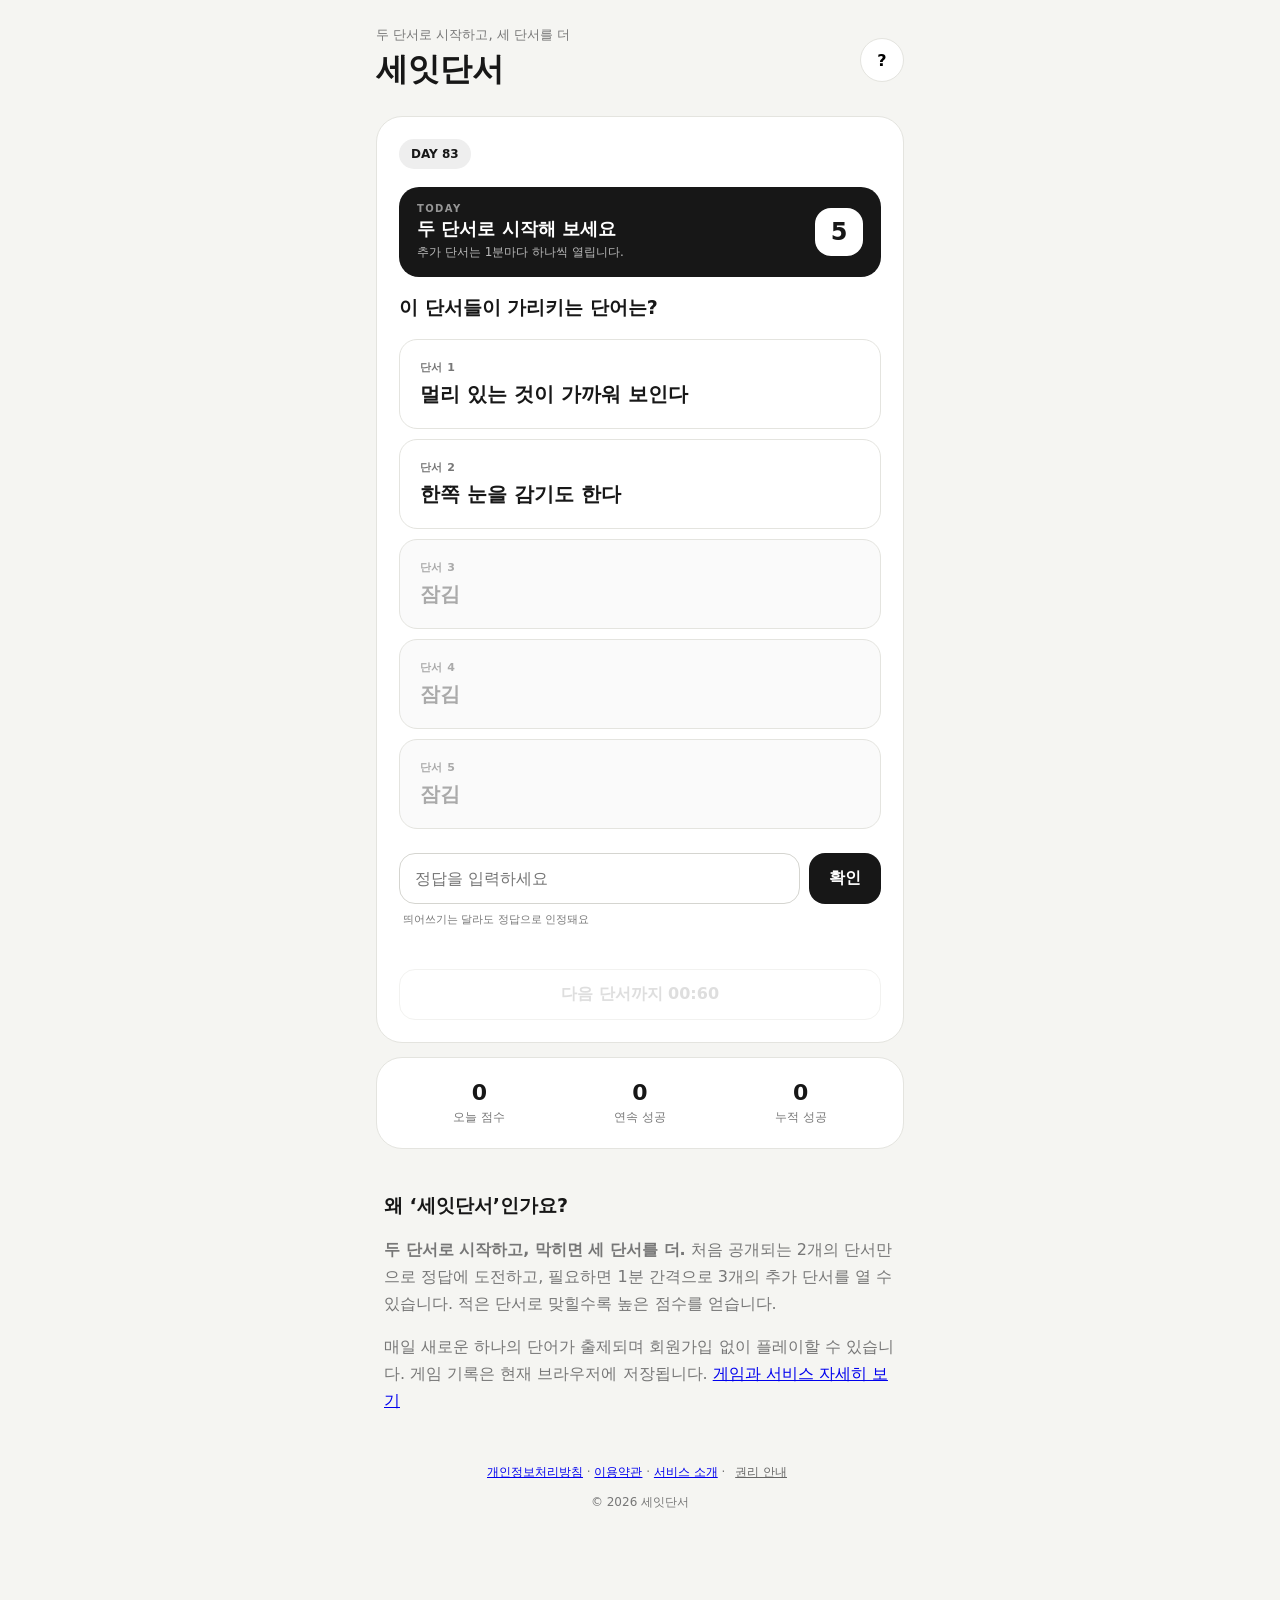
<file: index.html>
<!doctype html><html lang="ko"><head><meta charset="utf-8"><meta name="viewport" content="width=device-width,initial-scale=1,viewport-fit=cover"><meta name="description" content="두 단서로 시작하고, 막히면 세 단서를 더. 세잇단서는 매일 새로운 단어를 추리하는 무료 데일리 연상게임입니다."><meta name="robots" content="index,follow"><meta name="theme-color" content="#171717"><link rel="canonical" href="https://studio-on-lab.github.io/three-clues-game/"><meta property="og:type" content="website"><meta property="og:locale" content="ko_KR"><meta property="og:site_name" content="세잇단서"><meta property="og:title" content="세잇단서 — 두 단서로 시작하고, 세 단서를 더"><meta property="og:description" content="두 단서로 시작하고, 막히면 세 단서를 더. 매일 하나의 단어를 맞히는 데일리 연상게임."><meta property="og:url" content="https://studio-on-lab.github.io/three-clues-game/"><meta name="twitter:card" content="summary"><meta name="twitter:title" content="세잇단서 — 오늘의 단어 추리 게임"><meta name="twitter:description" content="두 단서로 시작하고, 막히면 세 단서를 더. 오늘의 단어를 맞혀보세요."><title>세잇단서 — 오늘의 단어 추리 게임</title><link rel="stylesheet" href="style.css?v=7"></head><body><main class="app">
<header><div><small>두 단서로 시작하고, 세 단서를 더</small><h1>세잇단서</h1></div><button id="help" aria-label="게임 방법">?</button></header>
<section class="card"><b id="day" class="pill"></b><h2>단서가 가리키는 하나의 단어는?</h2><div id="clues"></div><form id="form"><input id="answer" maxlength="20" placeholder="정답을 입력하세요" autocomplete="off" aria-label="정답"><button>확인</button></form><p id="msg"></p><button id="hint" class="wide">다음 단서 열기</button></section>
<section class="stats card"><div><b id="score">0</b><span>오늘 점수</span></div><div><b id="streak">0</b><span>연속 성공</span></div><div><b id="wins">0</b><span>누적 성공</span></div></section>
<section id="result" class="card hidden"><small>오늘도 성공!</small><h2 id="resultTitle"></h2><p id="resultText"></p><button id="share" class="wide dark">결과 공유</button></section>
<section class="about"><h2>왜 ‘세잇단서’인가요?</h2><p><strong>두 단서로 시작하고, 막히면 세 단서를 더.</strong> 처음 공개되는 2개의 단서만으로 정답에 도전하고, 필요하면 1분 간격으로 3개의 추가 단서를 열 수 있습니다. 적은 단서로 맞힐수록 높은 점수를 얻습니다.</p><p>매일 새로운 하나의 단어가 출제되며 회원가입 없이 플레이할 수 있습니다. 게임 기록은 현재 브라우저에 저장됩니다. <a href="about.html">게임과 서비스 자세히 보기</a></p></section>
<footer><a href="privacy.html">개인정보처리방침</a> · <a href="terms.html">이용약관</a> · <a href="about.html">서비스 소개</a> · <button id="legal">권리 안내</button><p>© 2026 세잇단서</p></footer>
</main><dialog id="modal"><button id="close">×</button><h2 id="mt"></h2><div id="mb"></div></dialog><script src="state-fix-v4.js?v=2"></script><script src="game.js?v=4"></script><script src="future-puzzles.js?v=2"></script><script src="future-quality.js?v=2"></script><script src="quality.js?v=2"></script><script src="ux-v5.js?v=1"></script><script src="ux-v6.js?v=1"></script><script src="ux-v7.js?v=1"></script><script src="share-fix.js?v=1"></script></body></html>
</file>
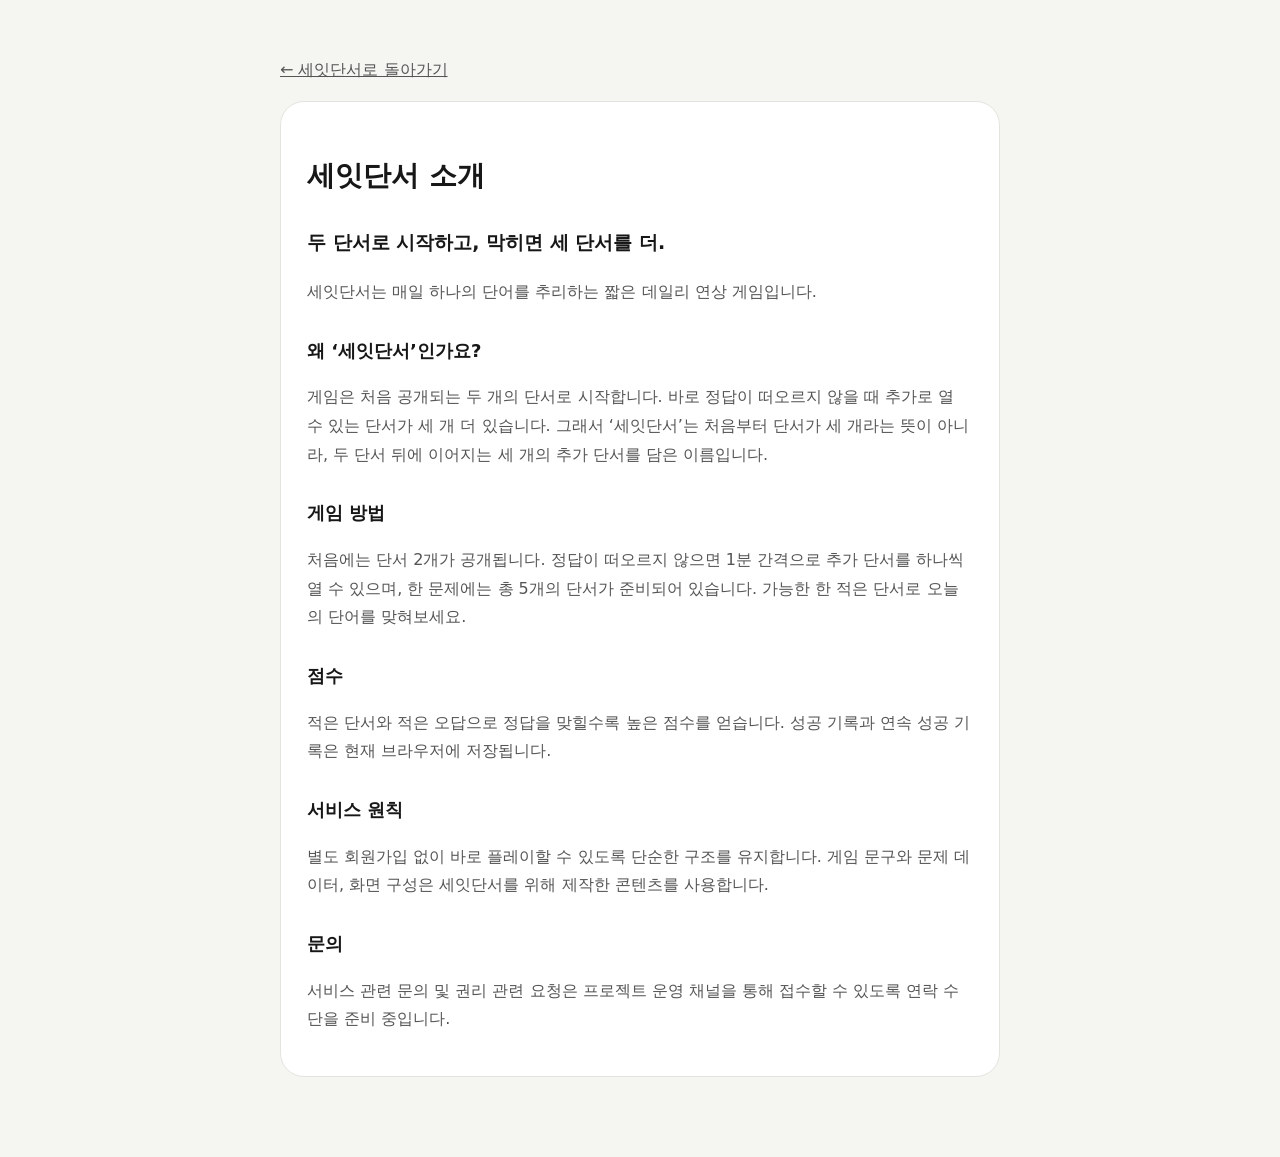
<file: about.html>
<!doctype html><html lang="ko"><head><meta charset="utf-8"><meta name="viewport" content="width=device-width,initial-scale=1"><title>세잇단서 소개</title><meta name="description" content="두 단서로 시작하고, 막히면 세 단서를 더. 세잇단서 게임 방법과 서비스 소개"><link rel="canonical" href="https://studio-on-lab.github.io/three-clues-game/about.html"><style>body{margin:0;background:#f5f5f2;color:#171717;font-family:system-ui,-apple-system,"Noto Sans KR",sans-serif;line-height:1.8}.wrap{max-width:720px;margin:auto;padding:40px 20px 80px}a{color:inherit}.card{background:#fff;border:1px solid #e4e4df;border-radius:24px;padding:26px}h1{font-size:28px}h2{font-size:18px;margin-top:28px}p{color:#555}.tagline{font-size:19px;color:#171717;font-weight:700}</style></head><body><main class="wrap"><p><a href="./">← 세잇단서로 돌아가기</a></p><article class="card"><h1>세잇단서 소개</h1><p class="tagline">두 단서로 시작하고, 막히면 세 단서를 더.</p><p>세잇단서는 매일 하나의 단어를 추리하는 짧은 데일리 연상 게임입니다.</p><h2>왜 ‘세잇단서’인가요?</h2><p>게임은 처음 공개되는 두 개의 단서로 시작합니다. 바로 정답이 떠오르지 않을 때 추가로 열 수 있는 단서가 세 개 더 있습니다. 그래서 ‘세잇단서’는 처음부터 단서가 세 개라는 뜻이 아니라, 두 단서 뒤에 이어지는 세 개의 추가 단서를 담은 이름입니다.</p><h2>게임 방법</h2><p>처음에는 단서 2개가 공개됩니다. 정답이 떠오르지 않으면 1분 간격으로 추가 단서를 하나씩 열 수 있으며, 한 문제에는 총 5개의 단서가 준비되어 있습니다. 가능한 한 적은 단서로 오늘의 단어를 맞혀보세요.</p><h2>점수</h2><p>적은 단서와 적은 오답으로 정답을 맞힐수록 높은 점수를 얻습니다. 성공 기록과 연속 성공 기록은 현재 브라우저에 저장됩니다.</p><h2>서비스 원칙</h2><p>별도 회원가입 없이 바로 플레이할 수 있도록 단순한 구조를 유지합니다. 게임 문구와 문제 데이터, 화면 구성은 세잇단서를 위해 제작한 콘텐츠를 사용합니다.</p><h2>문의</h2><p>서비스 관련 문의 및 권리 관련 요청은 프로젝트 운영 채널을 통해 접수할 수 있도록 연락 수단을 준비 중입니다.</p></article></main></body></html>
</file>
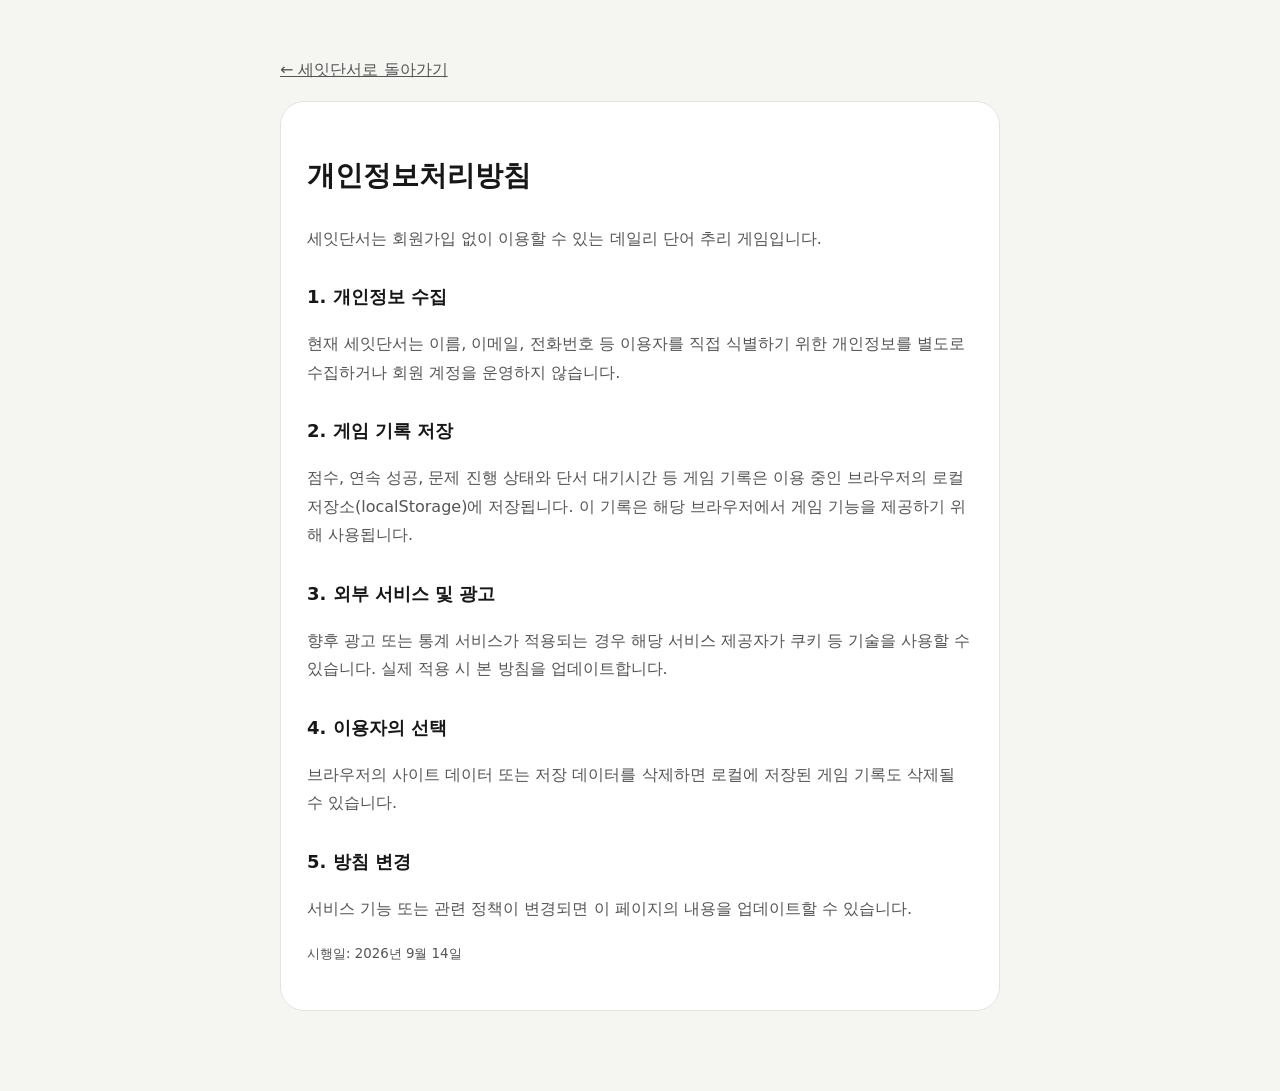
<file: privacy.html>
<!doctype html><html lang="ko"><head><meta charset="utf-8"><meta name="viewport" content="width=device-width,initial-scale=1"><title>개인정보처리방침 — 세잇단서</title><meta name="description" content="세잇단서 개인정보처리방침"><link rel="canonical" href="https://studio-on-lab.github.io/three-clues-game/privacy.html"><style>body{margin:0;background:#f5f5f2;color:#171717;font-family:system-ui,-apple-system,"Noto Sans KR",sans-serif;line-height:1.8}.wrap{max-width:720px;margin:auto;padding:40px 20px 80px}a{color:inherit}.card{background:#fff;border:1px solid #e4e4df;border-radius:24px;padding:26px}h1{font-size:28px}h2{font-size:18px;margin-top:28px}p,li{color:#555}</style></head><body><main class="wrap"><p><a href="./">← 세잇단서로 돌아가기</a></p><article class="card"><h1>개인정보처리방침</h1><p>세잇단서는 회원가입 없이 이용할 수 있는 데일리 단어 추리 게임입니다.</p><h2>1. 개인정보 수집</h2><p>현재 세잇단서는 이름, 이메일, 전화번호 등 이용자를 직접 식별하기 위한 개인정보를 별도로 수집하거나 회원 계정을 운영하지 않습니다.</p><h2>2. 게임 기록 저장</h2><p>점수, 연속 성공, 문제 진행 상태와 단서 대기시간 등 게임 기록은 이용 중인 브라우저의 로컬 저장소(localStorage)에 저장됩니다. 이 기록은 해당 브라우저에서 게임 기능을 제공하기 위해 사용됩니다.</p><h2>3. 외부 서비스 및 광고</h2><p>향후 광고 또는 통계 서비스가 적용되는 경우 해당 서비스 제공자가 쿠키 등 기술을 사용할 수 있습니다. 실제 적용 시 본 방침을 업데이트합니다.</p><h2>4. 이용자의 선택</h2><p>브라우저의 사이트 데이터 또는 저장 데이터를 삭제하면 로컬에 저장된 게임 기록도 삭제될 수 있습니다.</p><h2>5. 방침 변경</h2><p>서비스 기능 또는 관련 정책이 변경되면 이 페이지의 내용을 업데이트할 수 있습니다.</p><p><small>시행일: 2026년 9월 14일</small></p></article></main></body></html>
</file>
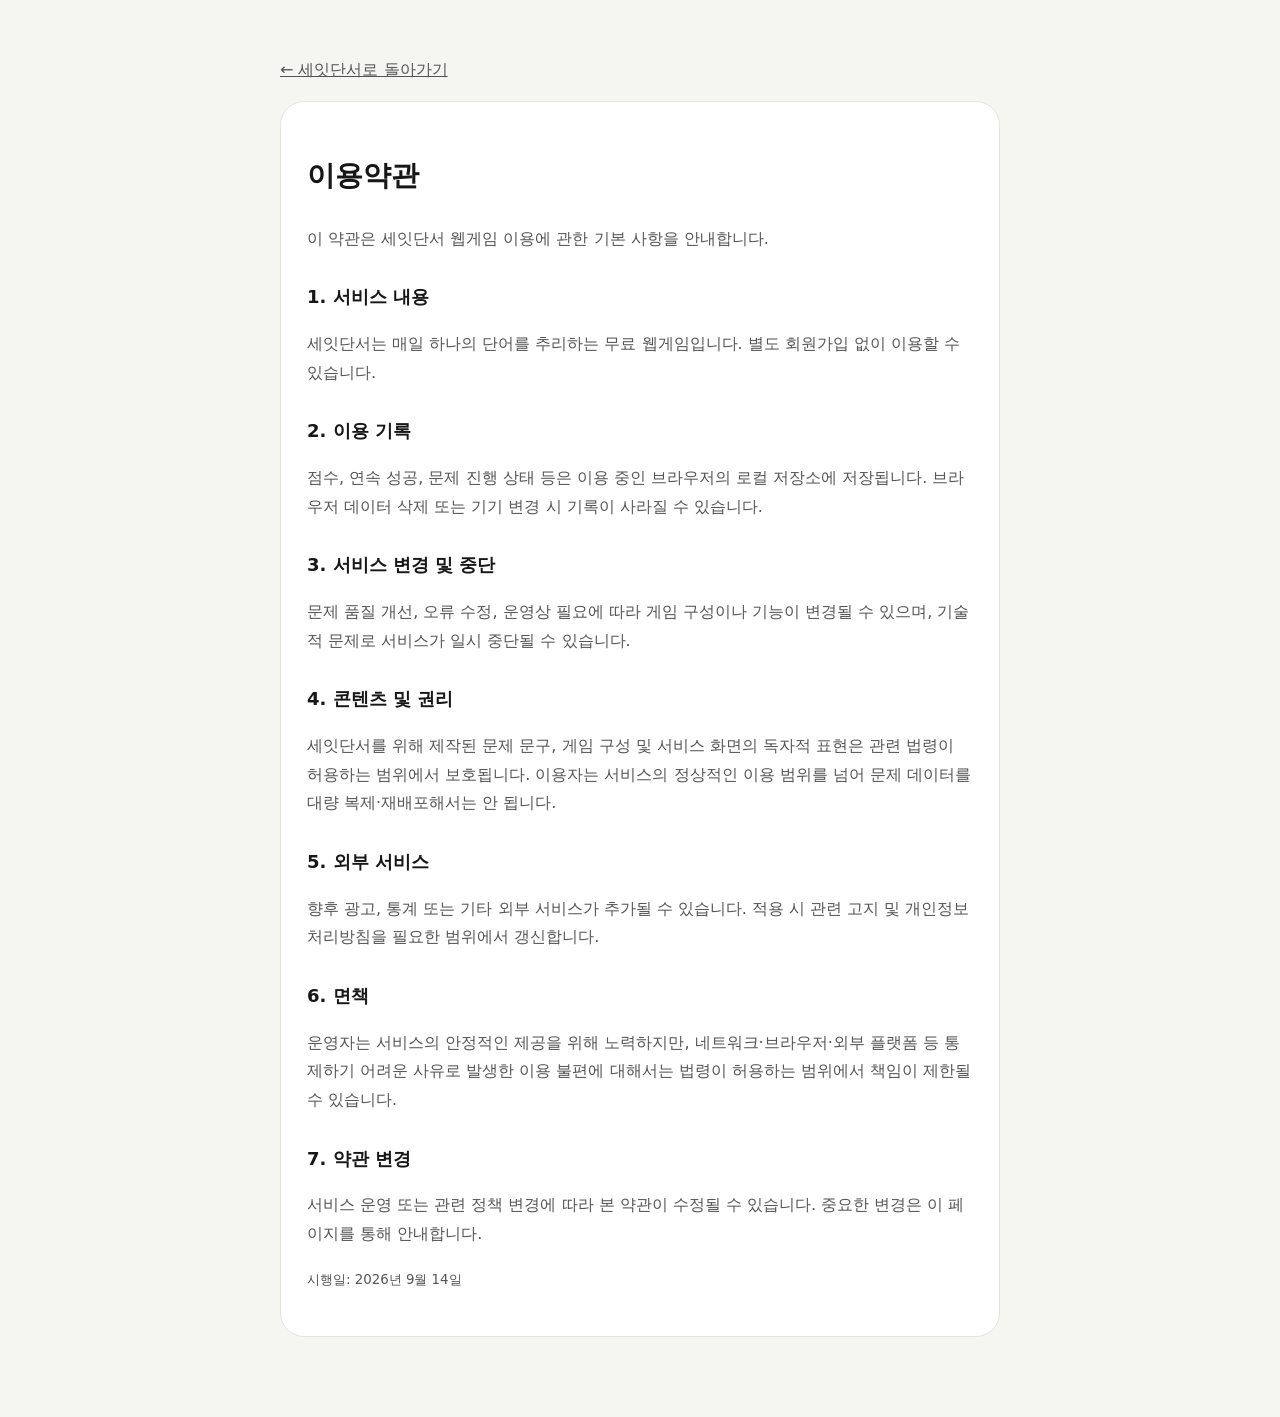
<file: terms.html>
<!doctype html><html lang="ko"><head><meta charset="utf-8"><meta name="viewport" content="width=device-width,initial-scale=1"><title>이용약관 — 세잇단서</title><meta name="description" content="세잇단서 이용약관"><link rel="canonical" href="https://studio-on-lab.github.io/three-clues-game/terms.html"><style>body{margin:0;background:#f5f5f2;color:#171717;font-family:system-ui,-apple-system,"Noto Sans KR",sans-serif;line-height:1.8}.wrap{max-width:720px;margin:auto;padding:40px 20px 80px}a{color:inherit}.card{background:#fff;border:1px solid #e4e4df;border-radius:24px;padding:26px}h1{font-size:28px}h2{font-size:18px;margin-top:28px}p,li{color:#555}</style></head><body><main class="wrap"><p><a href="./">← 세잇단서로 돌아가기</a></p><article class="card"><h1>이용약관</h1><p>이 약관은 세잇단서 웹게임 이용에 관한 기본 사항을 안내합니다.</p><h2>1. 서비스 내용</h2><p>세잇단서는 매일 하나의 단어를 추리하는 무료 웹게임입니다. 별도 회원가입 없이 이용할 수 있습니다.</p><h2>2. 이용 기록</h2><p>점수, 연속 성공, 문제 진행 상태 등은 이용 중인 브라우저의 로컬 저장소에 저장됩니다. 브라우저 데이터 삭제 또는 기기 변경 시 기록이 사라질 수 있습니다.</p><h2>3. 서비스 변경 및 중단</h2><p>문제 품질 개선, 오류 수정, 운영상 필요에 따라 게임 구성이나 기능이 변경될 수 있으며, 기술적 문제로 서비스가 일시 중단될 수 있습니다.</p><h2>4. 콘텐츠 및 권리</h2><p>세잇단서를 위해 제작된 문제 문구, 게임 구성 및 서비스 화면의 독자적 표현은 관련 법령이 허용하는 범위에서 보호됩니다. 이용자는 서비스의 정상적인 이용 범위를 넘어 문제 데이터를 대량 복제·재배포해서는 안 됩니다.</p><h2>5. 외부 서비스</h2><p>향후 광고, 통계 또는 기타 외부 서비스가 추가될 수 있습니다. 적용 시 관련 고지 및 개인정보처리방침을 필요한 범위에서 갱신합니다.</p><h2>6. 면책</h2><p>운영자는 서비스의 안정적인 제공을 위해 노력하지만, 네트워크·브라우저·외부 플랫폼 등 통제하기 어려운 사유로 발생한 이용 불편에 대해서는 법령이 허용하는 범위에서 책임이 제한될 수 있습니다.</p><h2>7. 약관 변경</h2><p>서비스 운영 또는 관련 정책 변경에 따라 본 약관이 수정될 수 있습니다. 중요한 변경은 이 페이지를 통해 안내합니다.</p><p><small>시행일: 2026년 9월 14일</small></p></article></main></body></html>
</file>
<file: style.css>
:root{--bg:#f5f5f2;--card:#fff;--ink:#171717;--muted:#777;--line:#e4e4df}*{box-sizing:border-box}body{margin:0;background:var(--bg);color:var(--ink);font-family:system-ui,-apple-system,"Noto Sans KR",sans-serif}.app{max-width:560px;margin:auto;padding:24px 16px 60px}header{display:flex;align-items:center;justify-content:space-between;margin-bottom:20px}header small,.about p,footer,#msg{color:var(--muted)}h1{font-size:32px;margin:4px 0}h2{font-size:19px;line-height:1.5}button,input{font:inherit}button{cursor:pointer}header button,#close{width:44px;height:44px;border-radius:50%;border:1px solid var(--line);background:white;font-weight:900}.card{background:var(--card);border:1px solid var(--line);border-radius:26px;padding:22px;margin-bottom:14px}.pill{display:inline-block;background:#eee;padding:8px 12px;border-radius:999px;font-size:12px}#clues{display:grid;gap:10px;margin:18px 0}.clue{border:1px solid var(--line);border-radius:18px;padding:20px;font-size:20px;font-weight:800}.locked{color:#aaa;background:#fafafa}form{display:grid;grid-template-columns:1fr auto;gap:9px}input{min-width:0;border:1px solid #d5d5d0;border-radius:16px;padding:15px}form button,.dark{border:0;background:#171717;color:#fff;border-radius:16px;padding:0 20px;font-weight:800}.wide{width:100%;padding:14px;border:1px solid var(--line);border-radius:16px;background:#fff;font-weight:800}.stats{display:grid;grid-template-columns:repeat(3,1fr);text-align:center}.stats div{display:grid;gap:4px}.stats b{font-size:22px}.stats span{font-size:12px;color:var(--muted)}.hidden{display:none}.about{padding:12px 8px;line-height:1.7}.ad{border:1px dashed #bbb;border-radius:18px;text-align:center;padding:22px;color:#999}footer{text-align:center;font-size:12px;padding:20px}footer button{border:0;background:none;text-decoration:underline;color:#666}dialog{width:min(90%,480px);border:0;border-radius:24px;padding:24px;line-height:1.7}dialog::backdrop{background:#0006}#close{float:right}@media(max-width:390px){form{grid-template-columns:1fr}form button{padding:14px}}header>div{min-width:0}header #help{flex:0 0 44px}.clue.locked{font-weight:600}button:disabled{opacity:.45;cursor:not-allowed}.clue small{display:block;font-size:11px;font-weight:700;color:var(--muted);margin-bottom:6px;letter-spacing:.04em}.clue.locked small{color:#aaa}#hint{font-variant-numeric:tabular-nums}#result{text-align:center}#result h2{font-size:24px;margin-bottom:8px}.result-score{display:block;font-size:38px;line-height:1.1;margin:10px 0}.result-meta{display:block;color:var(--muted);font-size:14px;line-height:1.7;margin-bottom:18px}#clueProgress{display:flex;justify-content:space-between;gap:12px;margin:-8px 2px 14px;color:var(--muted);font-size:12px}#clueProgress b{color:var(--ink)}#attemptBox{display:flex;align-items:center;gap:6px;min-height:18px;margin:-4px 2px 12px}.attempt-label{font-size:12px;color:var(--muted);margin-right:2px}.attempt-chip{display:inline-grid;place-items:center;min-width:24px;height:24px;border-radius:999px;background:#f1f1ed;color:#555;font-size:11px;font-weight:800}.tomorrow-box{margin-top:16px;padding:16px;border-radius:18px;background:#f6f6f2;display:grid;gap:4px}.tomorrow-box small,.tomorrow-box span{color:var(--muted)}.tomorrow-box strong{font-size:28px;font-variant-numeric:tabular-nums;letter-spacing:.04em}@keyframes wrongShake{0%,100%{transform:translateX(0)}25%{transform:translateX(-6px)}50%{transform:translateX(6px)}75%{transform:translateX(-3px)}}.wrong-shake{animation:wrongShake .28s ease;border-color:#9b9b95}.reward-card{padding:18px 20px}.reward-head{display:flex;align-items:center;justify-content:space-between;gap:12px}.reward-head>div:first-child{display:grid;gap:3px}.reward-head small{color:var(--muted);font-size:12px}.reward-head strong{font-size:24px}.rank-badge{width:54px;height:54px;border-radius:18px;background:#171717;color:#fff;display:grid;place-items:center;font-size:26px;font-weight:900}.rank-badge.dim{background:#eee;color:#aaa}.streak-track{height:8px;background:#efefeb;border-radius:999px;overflow:hidden;margin:16px 0 10px}.streak-track span{display:block;height:100%;background:#171717;border-radius:inherit;transition:width .35s ease}.reward-card p{margin:0 0 12px;font-size:13px;color:var(--muted)}.reward-card p b{color:var(--ink)}.reward-mini{display:flex;justify-content:space-between;gap:10px;font-size:12px;color:var(--muted)}.reward-mini b{color:var(--ink)}#resultGrade{display:flex;align-items:center;justify-content:center;gap:12px;margin:14px 0 18px;padding:14px;border-radius:18px;background:#f6f6f2;text-align:left}.result-rank{width:48px;height:48px;border-radius:16px;background:#171717;color:white;display:grid;place-items:center;font-size:24px;font-weight:900}#resultGrade div{display:grid;gap:3px}#resultGrade small{color:var(--muted)}.game-hero{display:flex;align-items:center;justify-content:space-between;gap:16px;margin:18px 0 10px;padding:16px 18px;border-radius:20px;background:#171717;color:#fff}.game-hero>div:first-child{display:grid;gap:3px}.hero-kicker{font-size:10px;letter-spacing:.14em;opacity:.55;font-weight:900}.game-hero strong{font-size:18px}.game-hero small{font-size:12px;opacity:.7}.hero-mark{width:48px;height:48px;border-radius:16px;background:#fff;color:#171717;display:grid;place-items:center;font-size:24px;font-weight:900}.answer-helper{font-size:11px;color:var(--muted);margin:8px 4px 2px}.share-preview{padding:16px;margin:14px 0;border:1px solid var(--line);border-radius:18px;text-align:left;background:#fafaf7}.share-preview>small,.share-preview>span{color:var(--muted);font-size:12px}.share-line{display:flex;align-items:center;justify-content:space-between;gap:12px;margin:8px 0}.share-line strong{font-size:13px;background:#171717;color:white;border-radius:999px;padding:5px 9px}.share-cells{display:grid;grid-template-columns:repeat(5,1fr);gap:6px;margin:10px 0}.share-cell{height:10px;border-radius:999px;background:#e8e8e2}.share-cell.on{background:#171717}.share-note{font-size:11px;color:var(--muted);margin:9px 0 0}
</file>
